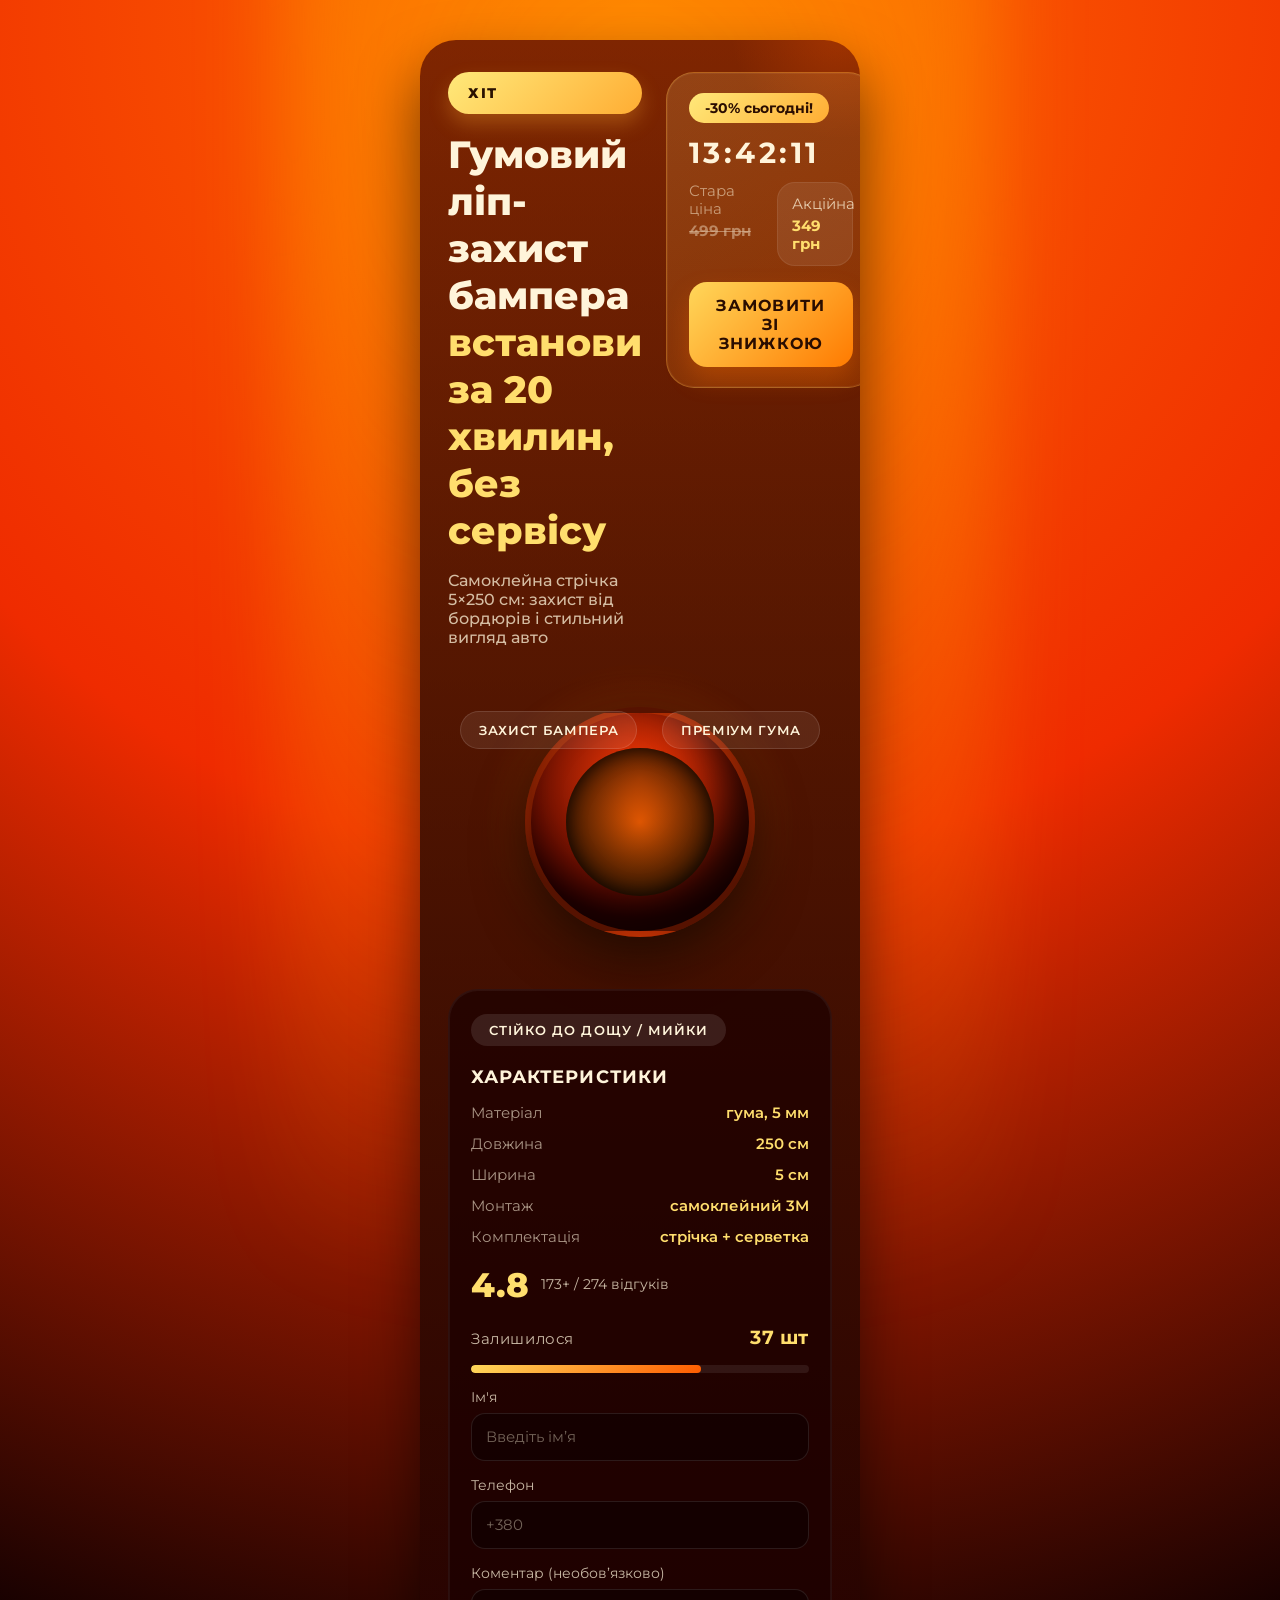
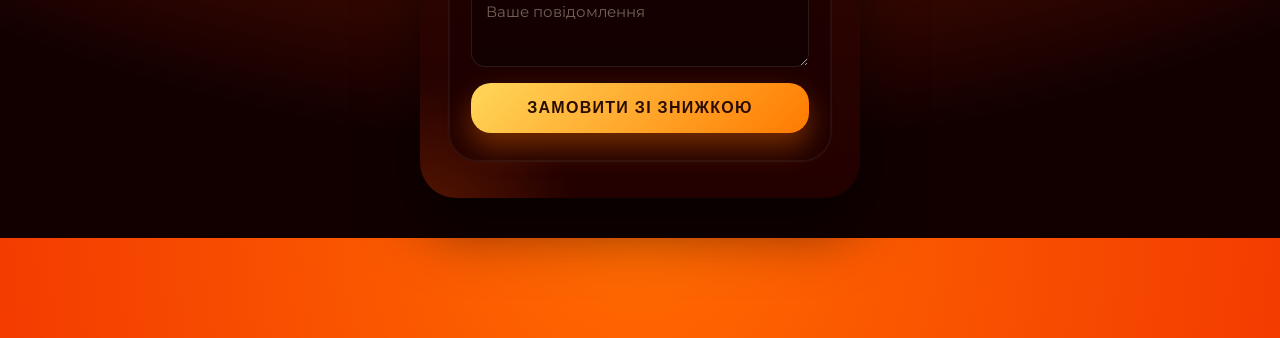
<file: index.html>
<!DOCTYPE html>
<html lang="uk">
<head>
  <meta charset="UTF-8">
  <meta name="viewport" content="width=device-width, initial-scale=1.0">
  <title>Гумовий ліп-захист бампера</title>
  <link rel="preconnect" href="https://fonts.googleapis.com">
  <link rel="preconnect" href="https://fonts.gstatic.com" crossorigin>
  <link href="https://fonts.googleapis.com/css2?family=Montserrat:wght@400;500;600;700;800&display=swap" rel="stylesheet">
  <link rel="stylesheet" href="styles.css">
</head>
<body>
  <main class="landing">
    <section class="card">
      <div class="card__header">
        <div class="card__intro">
          <span class="badge badge--hit">ХІТ</span>
          <div class="headline">
            <h1>Гумовий ліп-захист бампера<br><span>встанови за 20 хвилин, без сервісу</span></h1>
            <p>Самоклейна стрічка 5×250 см: захист від бордюрів і стильний вигляд авто</p>
          </div>
        </div>
        <div class="timer">
          <span class="timer__discount">-30% сьогодні!</span>
          <div class="timer__countdown">13:42:11</div>
          <div class="timer__prices">
            <div class="timer__old">Стара ціна <span>499 грн</span></div>
            <div class="timer__current">Акційна <span>349 грн</span></div>
          </div>
          <a class="timer__cta" href="#order">Замовити зі знижкою</a>
        </div>
      </div>

      <div class="card__body">
        <div class="product">
          <div class="product__halo"></div>
          <div class="product__core"></div>
          <div class="product__inner"></div>
          <span class="product__tag product__tag--left">Захист бампера</span>
          <span class="product__tag product__tag--right">Преміум гума</span>
        </div>
        <aside class="sidebar">
          <span class="sidebar__pill">Стійко до дощу / мийки</span>
          <div class="sidebar__stats">
            <h2>Характеристики</h2>
            <ul>
              <li><span>Матеріал</span><strong>гума, 5 мм</strong></li>
              <li><span>Довжина</span><strong>250 см</strong></li>
              <li><span>Ширина</span><strong>5 см</strong></li>
              <li><span>Монтаж</span><strong>самоклейний 3M</strong></li>
              <li><span>Комплектація</span><strong>стрічка + серветка</strong></li>
            </ul>
            <div class="sidebar__rating">
              <strong>4.8</strong>
              <span>173+ / 274 відгуків</span>
            </div>
          </div>
          <form class="sidebar__form" id="order">
            <div class="form__stock">
              <span>Залишилося</span>
              <strong>37 шт</strong>
            </div>
            <div class="form__bar">
              <span style="width: 68%"></span>
            </div>
            <label class="form__field">
              <span>Ім'я</span>
              <input type="text" name="name" placeholder="Введіть ім’я">
            </label>
            <label class="form__field">
              <span>Телефон</span>
              <input type="tel" name="phone" placeholder="+380">
            </label>
            <label class="form__field">
              <span>Коментар (необов’язково)</span>
              <textarea name="comment" placeholder="Ваше повідомлення"></textarea>
            </label>
            <button type="submit">Замовити зі знижкою</button>
          </form>
        </aside>
      </div>
    </section>
  </main>
</body>
</html>
</file>
<file: styles.css>
:root {
  --bg-top: #ff6a00;
  --bg-middle: #ef2b00;
  --bg-bottom: #120001;
  --card-top: #571001;
  --card-bottom: #1a0403;
  --card-shadow: rgba(0, 0, 0, 0.55);
  --text-primary: #fff4da;
  --text-muted: rgba(255, 244, 218, 0.75);
  --highlight: #ffde6d;
  --accent: #ff8a2c;
  --accent-dark: #7a1c00;
  --border-soft: rgba(255, 255, 255, 0.08);
  font-size: 16px;
}

* {
  box-sizing: border-box;
  margin: 0;
  padding: 0;
}

body {
  min-height: 100vh;
  font-family: "Montserrat", sans-serif;
  background: radial-gradient(circle at 50% 0%, var(--bg-top), var(--bg-middle) 45%, var(--bg-bottom) 90%);
  display: flex;
  justify-content: center;
  align-items: center;
  padding: 40px 16px;
  color: var(--text-primary);
}

.landing {
  width: 100%;
  max-width: 440px;
  position: relative;
}

.landing::before {
  content: "";
  position: absolute;
  inset: -140px;
  background: radial-gradient(circle at 50% 10%, rgba(255, 165, 0, 0.55), transparent 65%);
  filter: blur(40px);
  z-index: 0;
}

.card {
  position: relative;
  z-index: 1;
  background: linear-gradient(180deg, rgba(255, 106, 0, 0.24) 0%, rgba(36, 0, 0, 0.9) 100%),
              linear-gradient(180deg, var(--card-top) 0%, var(--card-bottom) 100%);
  border-radius: 36px;
  padding: 32px 28px 36px;
  box-shadow: 0 30px 60px var(--card-shadow);
  backdrop-filter: blur(14px);
  overflow: hidden;
}

.card::before,
.card::after {
  content: "";
  position: absolute;
  border-radius: 50%;
  background: radial-gradient(circle, rgba(255, 90, 0, 0.6), transparent 70%);
  opacity: 0.45;
  z-index: 0;
}

.card::before {
  width: 220px;
  height: 220px;
  top: -120px;
  right: -90px;
}

.card::after {
  width: 320px;
  height: 320px;
  bottom: -200px;
  left: -160px;
}

.card__header {
  display: grid;
  grid-template-columns: 1fr auto;
  gap: 24px;
  align-items: start;
  position: relative;
  z-index: 2;
}

.card__intro {
  display: grid;
  gap: 18px;
}

.badge {
  background: linear-gradient(135deg, #ffe97a, #ffad33);
  color: #2a1100;
  font-size: 0.9rem;
  font-weight: 800;
  padding: 12px 20px;
  border-radius: 999px;
  text-transform: uppercase;
  letter-spacing: 0.12em;
  box-shadow: 0 10px 20px rgba(255, 173, 51, 0.3);
}

.headline {
  display: flex;
  flex-direction: column;
  gap: 16px;
}

.headline h1 {
  font-size: clamp(1.8rem, 4.6vw, 2.35rem);
  line-height: 1.25;
  font-weight: 800;
}

.headline h1 span {
  color: var(--highlight);
}

.headline p {
  font-size: 1rem;
  color: var(--text-muted);
  font-weight: 500;
  max-width: 260px;
}

.timer {
  background: linear-gradient(150deg, rgba(255, 208, 116, 0.18), rgba(255, 115, 0, 0.22));
  border: 1px solid rgba(255, 196, 81, 0.3);
  border-radius: 28px;
  padding: 20px 22px;
  display: flex;
  flex-direction: column;
  align-items: flex-start;
  gap: 12px;
  box-shadow: inset 0 0 0 1px rgba(255, 255, 255, 0.05);
  min-width: 210px;
  align-self: start;
}

.timer__discount {
  background: linear-gradient(135deg, #ffe97a, #ffad33);
  color: #2a0d00;
  font-size: 0.9rem;
  font-weight: 700;
  padding: 6px 16px;
  border-radius: 999px;
}

.timer__countdown {
  font-size: 1.8rem;
  font-weight: 700;
  letter-spacing: 0.12em;
}

.timer__prices {
  width: 100%;
  display: grid;
  grid-template-columns: repeat(2, minmax(0, 1fr));
  gap: 12px;
  font-size: 0.92rem;
  color: var(--text-muted);
}

.timer__prices span {
  display: block;
  margin-top: 4px;
  color: var(--highlight);
  font-weight: 700;
}

.timer__old {
  opacity: 0.7;
}

.timer__old span {
  color: rgba(255, 244, 218, 0.6);
  text-decoration: line-through;
}

.timer__current {
  background: rgba(255, 255, 255, 0.08);
  padding: 12px 14px;
  border-radius: 18px;
  border: 1px solid rgba(255, 255, 255, 0.08);
}

.timer__cta {
  margin-top: 4px;
  align-self: stretch;
  text-align: center;
  background: linear-gradient(135deg, #ffd75a, #ff7a00);
  color: #2a0d00;
  font-weight: 700;
  text-decoration: none;
  padding: 14px 20px;
  border-radius: 18px;
  text-transform: uppercase;
  letter-spacing: 0.08em;
  transition: transform 0.2s ease, box-shadow 0.2s ease;
  box-shadow: 0 12px 24px rgba(255, 112, 0, 0.3);
}

.timer__cta:hover {
  transform: translateY(-2px);
  box-shadow: 0 18px 32px rgba(255, 112, 0, 0.45);
}

.card__body {
  margin-top: 40px;
  display: grid;
  gap: 32px;
}

.product {
  position: relative;
  height: 270px;
  display: flex;
  align-items: center;
  justify-content: center;
}

.product__halo,
.product__core,
.product__inner {
  position: absolute;
  border-radius: 50%;
}

.product__halo {
  width: 320px;
  height: 320px;
  background: radial-gradient(circle, rgba(255, 120, 0, 0.35) 0%, transparent 70%);
  filter: blur(6px);
  opacity: 0.8;
}

.product__core {
  width: 230px;
  height: 230px;
  background: radial-gradient(circle at 50% 30%, #ff3b05 0%, #380000 75%);
  box-shadow: inset -18px -28px 40px rgba(0, 0, 0, 0.7), 0 24px 50px rgba(0, 0, 0, 0.6);
  border: 6px solid rgba(255, 120, 0, 0.15);
}

.product__inner {
  width: 148px;
  height: 148px;
  background: radial-gradient(circle, rgba(255, 140, 0, 0.45), rgba(0, 0, 0, 0.9));
  box-shadow: inset 0 0 18px rgba(0, 0, 0, 0.75);
}

.product__tag {
  position: absolute;
  top: 24px;
  background: rgba(255, 255, 255, 0.08);
  border: 1px solid rgba(255, 255, 255, 0.12);
  padding: 10px 18px;
  border-radius: 999px;
  font-size: 0.82rem;
  font-weight: 600;
  letter-spacing: 0.05em;
  text-transform: uppercase;
}

.product__tag--left {
  left: 12px;
}

.product__tag--right {
  right: 12px;
}

.sidebar {
  position: relative;
  z-index: 2;
  background: rgba(29, 0, 0, 0.72);
  border: 1px solid rgba(255, 255, 255, 0.06);
  border-radius: 30px;
  padding: 24px 22px 28px;
  display: grid;
  gap: 20px;
  box-shadow: inset 0 0 0 1px rgba(255, 255, 255, 0.05);
}

.sidebar__pill {
  align-self: start;
  justify-self: start;
  background: rgba(255, 255, 255, 0.1);
  border-radius: 999px;
  padding: 8px 18px;
  font-size: 0.82rem;
  text-transform: uppercase;
  letter-spacing: 0.08em;
  font-weight: 600;
}

.sidebar__stats h2 {
  font-size: 1.1rem;
  margin-bottom: 16px;
  text-transform: uppercase;
  letter-spacing: 0.06em;
}

.sidebar__stats ul {
  list-style: none;
  display: grid;
  gap: 12px;
}

.sidebar__stats li {
  display: flex;
  justify-content: space-between;
  font-size: 0.95rem;
  color: var(--text-muted);
}

.sidebar__stats li span {
  color: rgba(255, 244, 218, 0.6);
}

.sidebar__stats li strong {
  color: var(--highlight);
  font-weight: 600;
}

.sidebar__rating {
  margin-top: 18px;
  display: flex;
  align-items: center;
  gap: 12px;
}

.sidebar__rating strong {
  font-size: 2.1rem;
  font-weight: 800;
  color: var(--highlight);
}

.sidebar__rating span {
  font-size: 0.9rem;
  color: var(--text-muted);
}

.sidebar__form {
  display: grid;
  gap: 16px;
}

.form__stock {
  display: flex;
  justify-content: space-between;
  align-items: baseline;
  font-size: 0.95rem;
  letter-spacing: 0.04em;
}

.form__stock span {
  color: var(--text-muted);
}

.form__stock strong {
  color: var(--highlight);
  font-size: 1.2rem;
}

.form__bar {
  position: relative;
  height: 8px;
  border-radius: 999px;
  background: rgba(255, 255, 255, 0.08);
  overflow: hidden;
}

.form__bar span {
  position: absolute;
  inset: 0;
  border-radius: inherit;
  background: linear-gradient(135deg, #ffd75a, #ff5c00);
}

.form__field {
  display: grid;
  gap: 8px;
}

.form__field span {
  font-size: 0.85rem;
  color: var(--text-muted);
}

input,
textarea {
  width: 100%;
  border: 1px solid rgba(255, 255, 255, 0.1);
  background: rgba(0, 0, 0, 0.35);
  color: var(--text-primary);
  border-radius: 14px;
  padding: 12px 14px;
  font-size: 0.95rem;
  font-family: inherit;
  resize: vertical;
  min-height: 48px;
}

textarea {
  min-height: 78px;
}

input::placeholder,
textarea::placeholder {
  color: rgba(255, 244, 218, 0.4);
}

button {
  border: none;
  border-radius: 20px;
  padding: 16px 24px;
  font-size: 1rem;
  font-weight: 700;
  text-transform: uppercase;
  letter-spacing: 0.08em;
  background: linear-gradient(135deg, #ffd75a, #ff7a00);
  color: #2a0d00;
  cursor: pointer;
  box-shadow: 0 14px 28px rgba(255, 112, 0, 0.38);
  transition: transform 0.2s ease, box-shadow 0.2s ease;
}

button:hover {
  transform: translateY(-2px);
  box-shadow: 0 20px 36px rgba(255, 112, 0, 0.45);
}

@media (max-width: 420px) {
  body {
    padding: 24px 12px;
  }

  .card {
    padding: 28px 22px 32px;
    border-radius: 32px;
  }

  .card__header {
    grid-template-columns: 1fr;
    gap: 18px;
  }

  .timer {
    min-width: 0;
    margin-left: 0;
  }

  .headline p {
    max-width: none;
  }

  .product {
    height: 240px;
  }

  .product__halo {
    width: 280px;
    height: 280px;
  }

  .product__core {
    width: 210px;
    height: 210px;
  }
}
</file>
